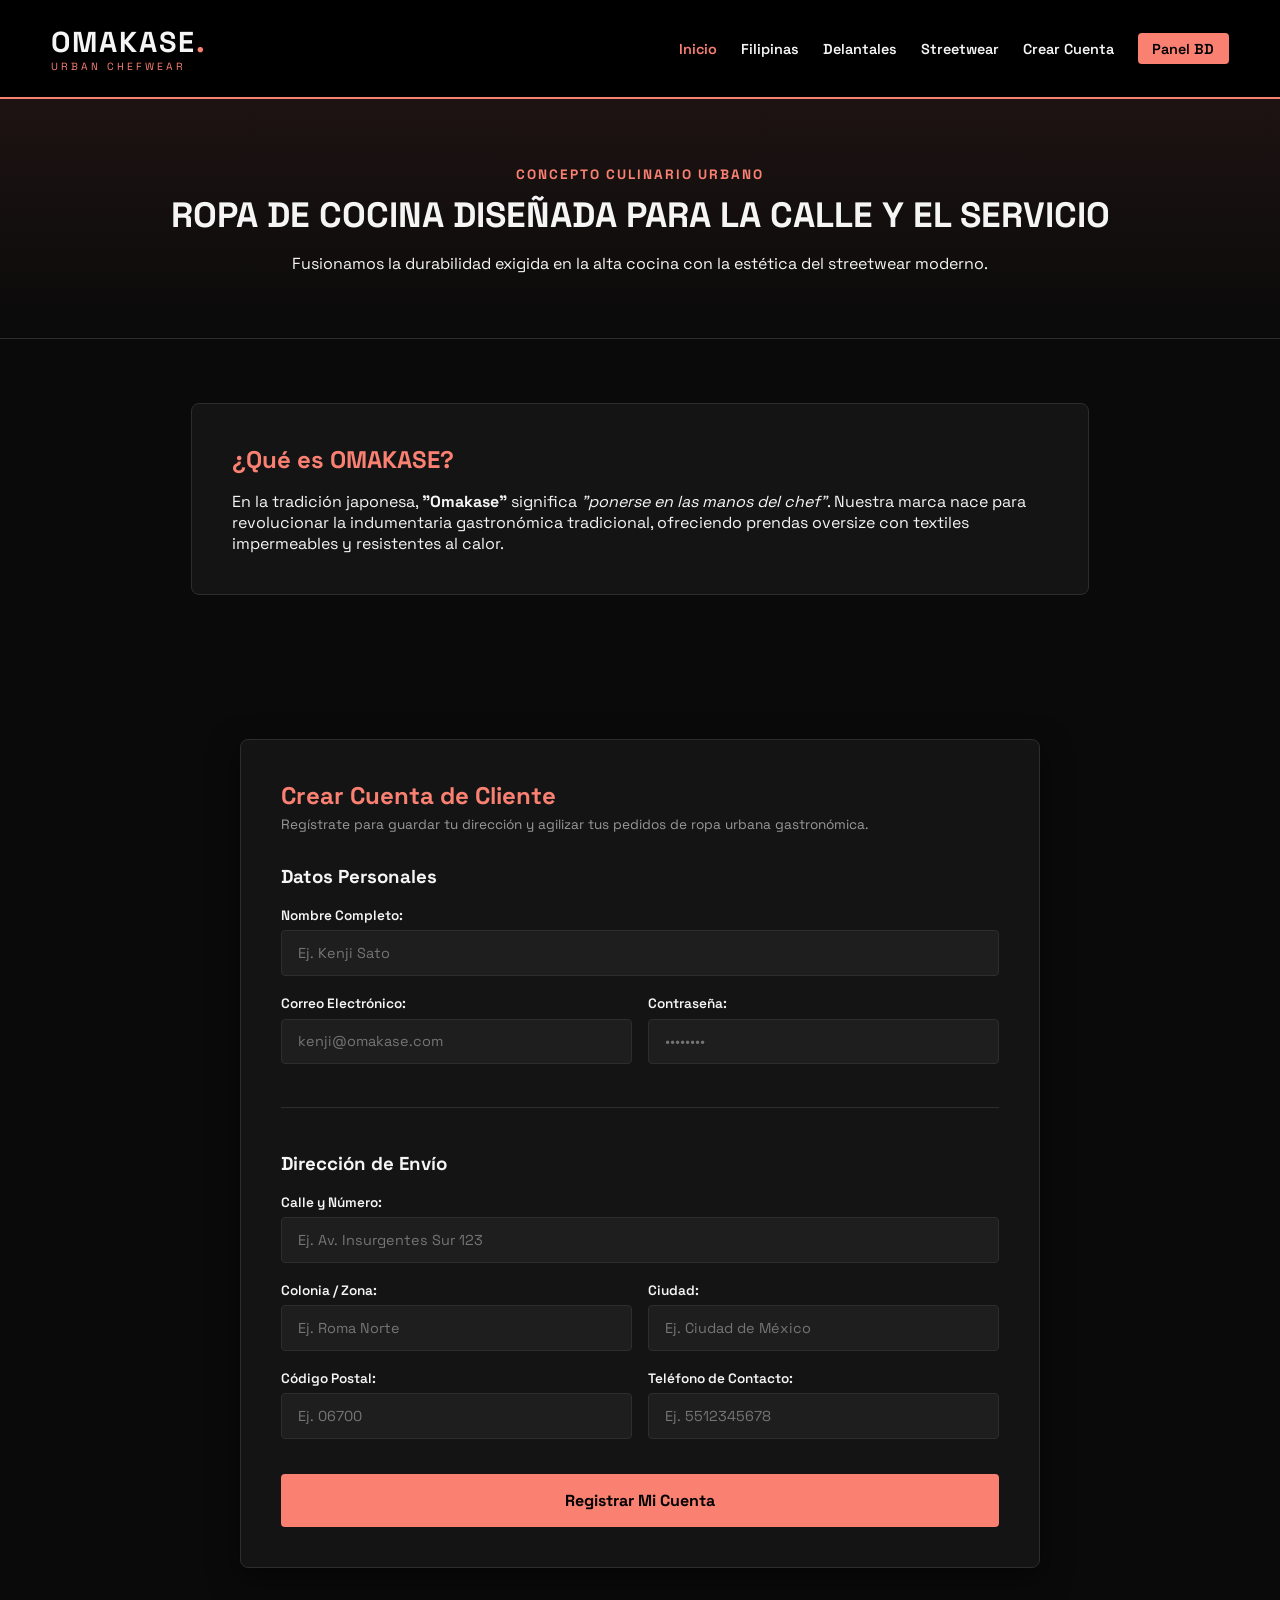
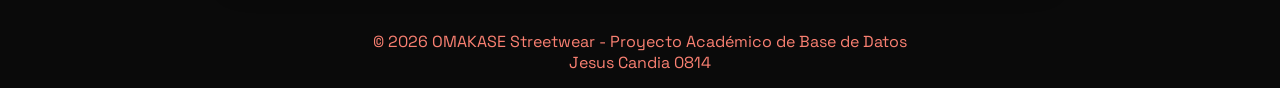
<file: index.html>
<!DOCTYPE html>
<html lang="es">
<head>
    <meta charset="UTF-8">
    <meta name="viewport" content="width=device-width, initial-scale=1.0">
    <title>OMAKASE | Inicio & Registro</title>
    <link rel="stylesheet" href="style.css">
    <link href="https://fonts.googleapis.com/css2?family=Space+Grotesk:wght@400;600;700&display=swap" rel="stylesheet">
</head>
<body>

    <!-- Encabezado con enlace a Crear Cuenta -->
    <header class="navbar">
        <div class="logo">
            <h1>OMAKASE<span class="dot">.</span></h1>
            <span class="subtext">URBAN CHEFWEAR</span>
        </div>
        <nav class="nav-links">
            <a href="index.html" class="active">Inicio</a>
            <a href="filipinas.php">Filipinas</a>
            <a href="delantales.php">Delantales</a>
            <a href="streetwear.php">Streetwear</a>
            <a href="#registro">Crear Cuenta</a>
            <a href="admin.html" class="btn-salmon-sm">Panel BD</a>
        </nav>
    </header>

    <!-- Banner Principal -->
    <section class="hero-section">
        <div class="hero-text">
            <span class="tagline">CONCEPTO CULINARIO URBANO</span>
            <h2>ROPA DE COCINA DISEÑADA PARA LA CALLE Y EL SERVICIO</h2>
            <p>Fusionamos la durabilidad exigida en la alta cocina con la estética del streetwear moderno.</p>
        </div>
    </section>

    <!-- Sección de Introducción al Sitio Web -->
    <section class="intro-section">
        <div class="intro-card">
            <h2>¿Qué es OMAKASE?</h2>
            <p>
                En la tradición japonesa, <strong>"Omakase"</strong> significa <em>"ponerse en las manos del chef"</em>. 
                Nuestra marca nace para revolucionar la indumentaria gastronómica tradicional, ofreciendo prendas 
                oversize con textiles impermeables y resistentes al calor.
            </p>
        </div>
    </section>

    <!-- FORMULARIO PÚBLICO: REGISTRO DE CLIENTE Y DIRECCIÓN -->
    <section id="registro" class="main-content">
        <div class="form-container wide">
            <h2>Crear Cuenta de Cliente</h2>
            <p>Regístrate para guardar tu dirección y agilizar tus pedidos de ropa urbana gastronómica.</p>

            <form action="insertar_usuario.php" method="POST" class="crud-form">
                
                <!-- Rol asignado automáticamente como cliente -->
                <input type="hidden" name="rol" value="cliente">

                <h3>Datos Personales</h3>
                <div class="form-group">
                    <label for="nombre_user">Nombre Completo:</label>
                    <input type="text" id="nombre_user" name="nombre" placeholder="Ej. Kenji Sato" required>
                </div>

                <div class="form-row">
                    <div class="form-group">
                        <label for="email_user">Correo Electrónico:</label>
                        <input type="email" id="email_user" name="email" placeholder="kenji@omakase.com" required>
                    </div>

                    <div class="form-group">
                        <label for="password_user">Contraseña:</label>
                        <input type="password" id="password_user" name="password" placeholder="••••••••" required>
                    </div>
                </div>

                <hr class="divider">

                <h3>Dirección de Envío</h3>
                <div class="form-group">
                    <label for="calle_user">Calle y Número:</label>
                    <input type="text" id="calle_user" name="calle_numero" placeholder="Ej. Av. Insurgentes Sur 123" required>
                </div>

                <div class="form-row">
                    <div class="form-group">
                        <label for="colonia_user">Colonia / Zona:</label>
                        <input type="text" id="colonia_user" name="colonia" placeholder="Ej. Roma Norte" required>
                    </div>

                    <div class="form-group">
                        <label for="ciudad_user">Ciudad:</label>
                        <input type="text" id="ciudad_user" name="ciudad" placeholder="Ej. Ciudad de México" required>
                    </div>
                </div>

                <div class="form-row">
                    <div class="form-group">
                        <label for="cp_user">Código Postal:</label>
                        <input type="text" id="cp_user" name="codigo_postal" placeholder="Ej. 06700" maxlength="10" required>
                    </div>

                    <div class="form-group">
                        <label for="tel_user">Teléfono de Contacto:</label>
                        <input type="tel" id="tel_user" name="telefono" placeholder="Ej. 5512345678" required>
                    </div>
                </div>

                <button type="submit" class="btn-salmon btn-large">Registrar Mi Cuenta</button>
            </form>
        </div>
    </section>

    <footer>
        <p>&copy; 2026 OMAKASE Streetwear - Proyecto Académico de Base de Datos</p>
        <p> Jesus Candia 0814</p>
    </footer>

</body>
</html>
</file>
<file: style.css>
/* PALETA DE COLORES: ROSA SALMÓN Y NEGRO */
:root {
    --black-bg: #0a0a0a;
    --black-card: #141414;
    --black-input: #1e1e1e;
    --black-border: #2d2d2d;
    --salmon-primary: #FA8072;   /* Salmon Pink Principal */
    --salmon-hover: #e06c5f;     /* Salmon Obscuro para Hover */
    --salmon-light: #ffb4ab;     /* Salmon Claro para acentos */
    --text-main: #f5f5f5;
    --text-muted: #999999;
}

* {
    margin: 0;
    padding: 0;
    box-sizing: border-box;
    font-family: 'Space Grotesk', sans-serif;
}

body {
    background-color: var(--black-bg);
    color: var(--text-main);
    min-height: 100vh;
}
footer{
    background-color: var(--black-bg);
    text-align: center;
    padding: 15px;
    color:var(--salmon-primary) ;
}

/* NAVBAR Y NAVEGACIÓN */
.navbar {
    display: flex;
    justify-content: space-between;
    align-items: center;
    padding: 1.5rem 4%;
    background-color: #000000;
    border-bottom: 2px solid var(--salmon-primary);
    position: sticky;
    top: 0;
    z-index: 100;
}

.logo h1 {
    font-size: 1.8rem;
    font-weight: 700;
    letter-spacing: 2px;
    color: var(--text-main);
}

.logo .dot {
    color: var(--salmon-primary);
}

.logo .subtext {
    font-size: 0.65rem;
    color: var(--salmon-primary);
    letter-spacing: 3px;
    display: block;
}

.nav-tabs {
    display: flex;
    gap: 0.8rem;
}

.tab-btn {
    background: transparent;
    border: 1px solid var(--black-border);
    color: var(--text-main);
    padding: 0.6rem 1.2rem;
    font-size: 0.85rem;
    font-weight: 600;
    cursor: pointer;
    transition: all 0.3s ease;
    border-radius: 4px;
}

.tab-btn:hover {
    border-color: var(--salmon-primary);
    color: var(--salmon-primary);
}

.tab-btn.active {
    background-color: var(--salmon-primary);
    color: #000000;
    border-color: var(--salmon-primary);
}

/* CONTENIDO PRINCIPAL Y PESTAÑAS */
.main-content {
    padding: 3rem 4%;
}

.tab-content {
    display: none;
}

.tab-content.active {
    display: block;
    animation: fadeIn 0.4s ease-in-out;
}

@keyframes fadeIn {
    from { opacity: 0; transform: translateY(8px); }
    to { opacity: 1; transform: translateY(0); }
}

/* CATÁLOGO GRID */
.section-header {
    margin-bottom: 2rem;
}

.section-header h2 {
    font-size: 2rem;
    color: var(--salmon-primary);
}

.products-grid {
    display: grid;
    grid-template-columns: repeat(auto-fill, minmax(260px, 1fr));
    gap: 1.8rem;
}

.product-card {
    background-color: var(--black-card);
    border: 1px solid var(--black-border);
    padding: 1.5rem;
    border-radius: 6px;
    position: relative;
    transition: transform 0.3s, border-color 0.3s;
}

.product-card:hover {
    transform: translateY(-4px);
    border-color: var(--salmon-primary);
}

.badge-tag {
    position: absolute;
    top: 12px;
    right: 12px;
    background-color: var(--black-input);
    color: var(--salmon-light);
    font-size: 0.7rem;
    padding: 3px 8px;
    border-radius: 3px;
    border: 1px solid var(--black-border);
}

.category-tag {
    display: inline-block;
    color: var(--salmon-primary);
    font-size: 0.8rem;
    margin: 0.4rem 0 1rem 0;
}

.price {
    font-size: 1.3rem;
    font-weight: 700;
    margin-bottom: 0.2rem;
}

.stock {
    font-size: 0.8rem;
    color: var(--text-muted);
    margin-bottom: 1.2rem;
}

/* FORMULARIOS Y CONTENEDORES */
.form-container {
    max-width: 600px;
    margin: 0 auto;
    background-color: var(--black-card);
    padding: 2.5rem;
    border-radius: 8px;
    border: 1px solid var(--black-border);
    box-shadow: 0 10px 30px rgba(0,0,0,0.5);
}

.form-container.wide {
    max-width: 800px;
}

.form-container h2 {
    color: var(--salmon-primary);
    margin-bottom: 0.3rem;
}

.form-container p {
    color: var(--text-muted);
    font-size: 0.85rem;
    margin-bottom: 2rem;
}

.crud-form {
    display: flex;
    flex-direction: column;
    gap: 1.2rem;
}

.form-group {
    display: flex;
    flex-direction: column;
    gap: 0.4rem;
    flex: 1;
}

.form-row {
    display: flex;
    gap: 1rem;
}

label {
    font-size: 0.85rem;
    font-weight: 600;
    color: var(--text-main);
}

input, select {
    width: 100%;
    padding: 0.8rem 1rem;
    background-color: var(--black-input);
    border: 1px solid var(--black-border);
    border-radius: 4px;
    color: var(--text-main);
    font-size: 0.9rem;
    outline: none;
    transition: border-color 0.3s;
}

input:focus, select:focus {
    border-color: var(--salmon-primary);
}

/* BOTONES ROSA SALMÓN */
.btn-salmon {
    background-color: var(--salmon-primary);
    color: #000000;
    border: none;
    padding: 0.8rem 1.5rem;
    font-weight: 700;
    font-size: 0.9rem;
    cursor: pointer;
    border-radius: 4px;
    transition: background 0.3s;
}

.btn-salmon:hover {
    background-color: var(--salmon-hover);
}

.btn-large {
    width: 100%;
    margin-top: 1rem;
    padding: 1rem;
    font-size: 1rem;
}

.full-width {
    width: 100%;
}

.divider {
    border: 0;
    height: 1px;
    background: var(--black-border);
    margin: 1.5rem 0;
}

.total-box {
    background-color: var(--black-input);
    padding: 1.2rem;
    border-radius: 4px;
    display: flex;
    justify-content: space-between;
    align-items: center;
    border: 1px dashed var(--salmon-primary);
    margin-top: 1rem;
}

.total-box strong {
    font-size: 1.3rem;
    color: var(--salmon-primary);
}
/* ESTILOS DE NAVEGACIÓN Y PÁGINA DE INICIO */
.nav-links {
    display: flex;
    align-items: center;
    gap: 1.5rem;
}

.nav-links a {
    color: var(--text-main);
    text-decoration: none;
    font-weight: 600;
    font-size: 0.9rem;
    transition: color 0.3s;
}

.nav-links a:hover, .nav-links a.active {
    color: var(--salmon-primary);
}

.btn-salmon-sm {
    background-color: var(--salmon-primary);
    color: #000 !important;
    padding: 0.4rem 0.9rem;
    border-radius: 4px;
}

.hero-section {
    padding: 4rem 4%;
    background: linear-gradient(180deg, rgba(250,128,114,0.08) 0%, rgba(10,10,10,1) 100%);
    text-align: center;
    border-bottom: 1px solid var(--black-border);
}

.tagline {
    color: var(--salmon-primary);
    font-weight: 700;
    font-size: 0.85rem;
    letter-spacing: 2px;
}

.hero-section h2 {
    font-size: 2.2rem;
    margin: 0.5rem 0 1rem 0;
}

.intro-section {
    padding: 4rem 4%;
    max-width: 1000px;
    margin: 0 auto;
}

.intro-card {
    background-color: var(--black-card);
    border: 1px solid var(--black-border);
    padding: 2.5rem;
    border-radius: 8px;
    margin-bottom: 2rem;
}

.intro-card h2 {
    color: var(--salmon-primary);
    margin-bottom: 1rem;
}

.features-grid {
    display: grid;
    grid-template-columns: repeat(auto-fit, minmax(250px, 1fr));
    gap: 1.5rem;
}

.feature-box {
    background-color: var(--black-card);
    border: 1px solid var(--black-border);
    padding: 1.5rem;
    border-radius: 6px;
}

.feature-box h3 {
    color: var(--salmon-primary);
    font-size: 1rem;
    margin-bottom: 0.5rem;
}

.category-preview {
    padding: 3rem 4%;
    text-align: center;
}

.category-preview h2 {
    margin-bottom: 2rem;
    color: var(--salmon-primary);
}

.categories-grid {
    display: grid;
    grid-template-columns: repeat(auto-fit, minmax(280px, 1fr));
    gap: 1.5rem;
}

.cat-card {
    background-color: var(--black-card);
    border: 1px solid var(--black-border);
    padding: 2rem;
    border-radius: 6px;
    text-decoration: none;
    color: var(--text-main);
    transition: transform 0.3s, border-color 0.3s;
}

.cat-card:hover {
    transform: translateY(-5px);
    border-color: var(--salmon-primary);
}

.cat-card h3 {
    color: var(--salmon-primary);
    margin-bottom: 0.5rem;
}
/* CAMPO DE CONTRASEÑA CON OJITO */
.password-wrapper {
    position: relative;
    display: flex;
    align-items: center;
}

.password-wrapper input {
    padding-right: 2.8rem; /* Espacio para que el texto no tape el icono */
}

.toggle-pass-btn {
    position: absolute;
    right: 10px;
    background: none;
    border: none;
    font-size: 1.1rem;
    cursor: pointer;
    color: var(--text-muted);
    padding: 0.2rem;
    user-select: none;
    transition: transform 0.2s;
}

.toggle-pass-btn:hover {
    transform: scale(1.15);
}
</file>
